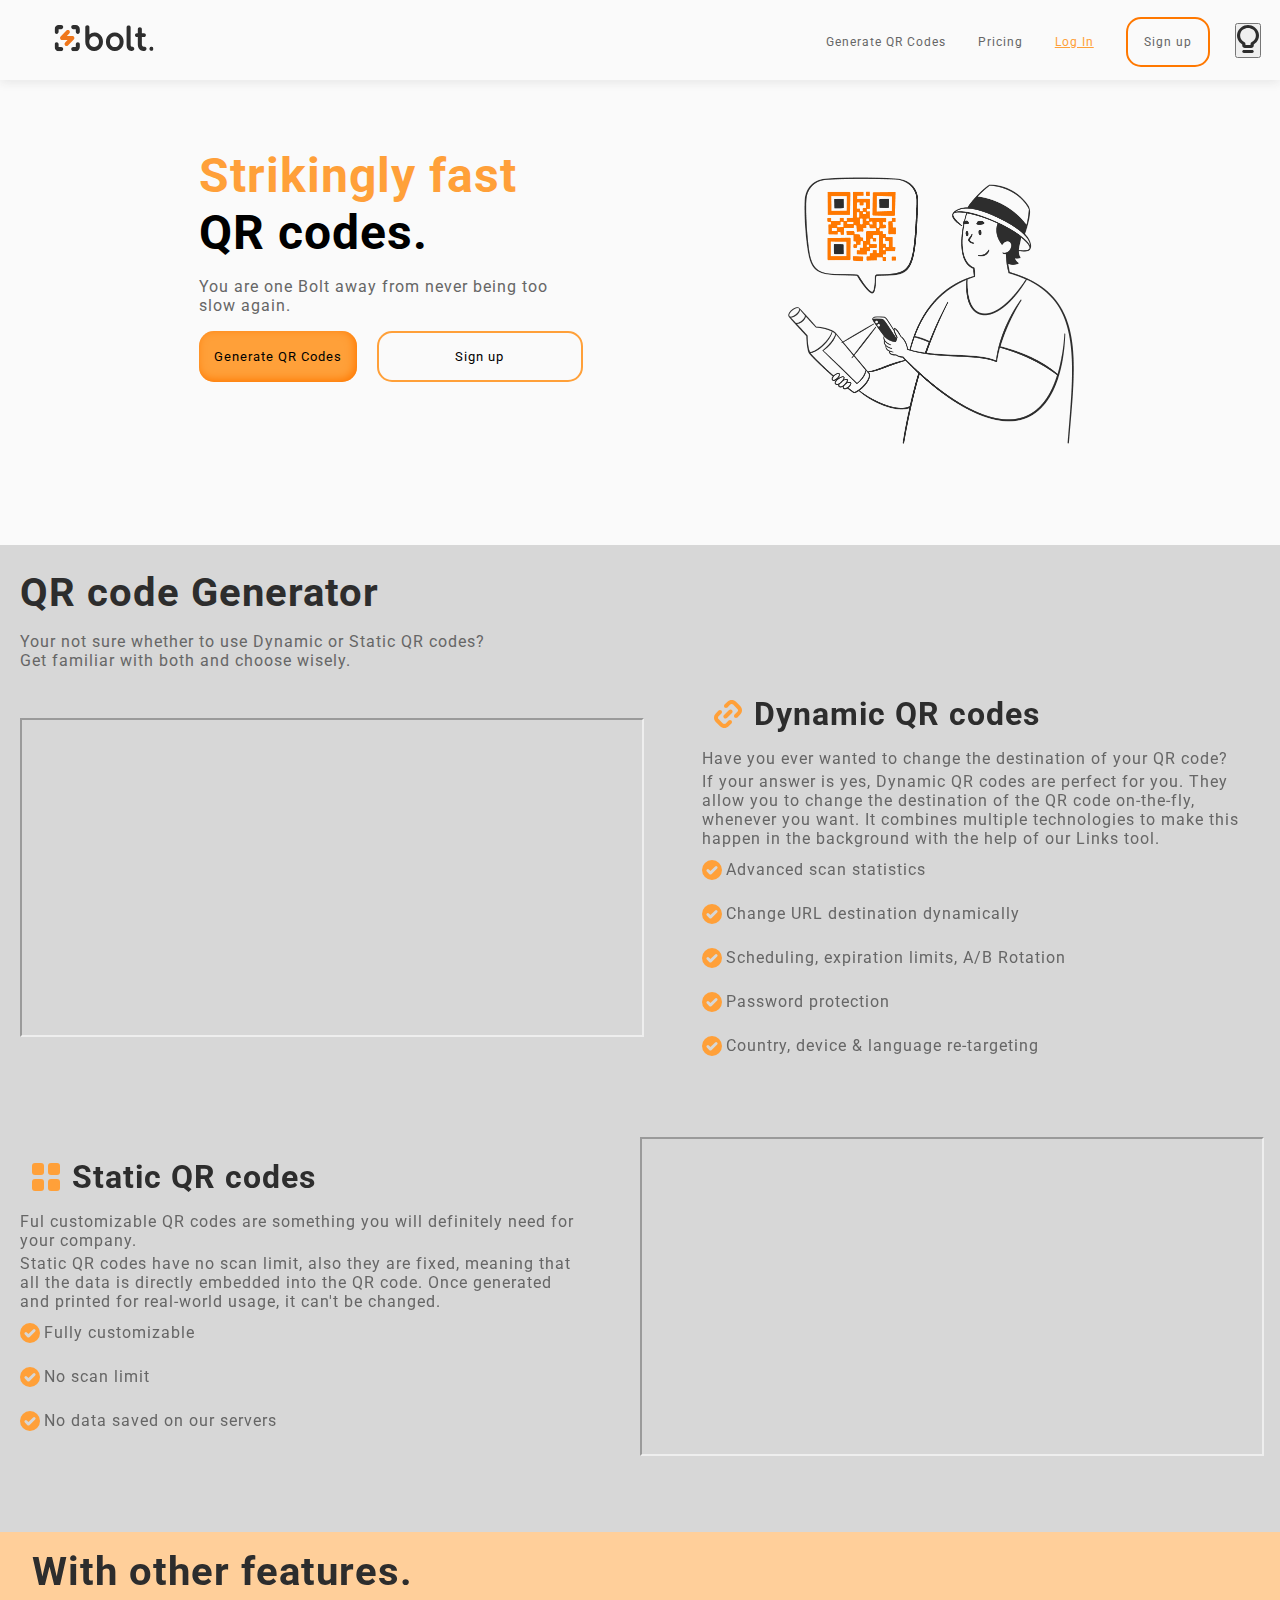
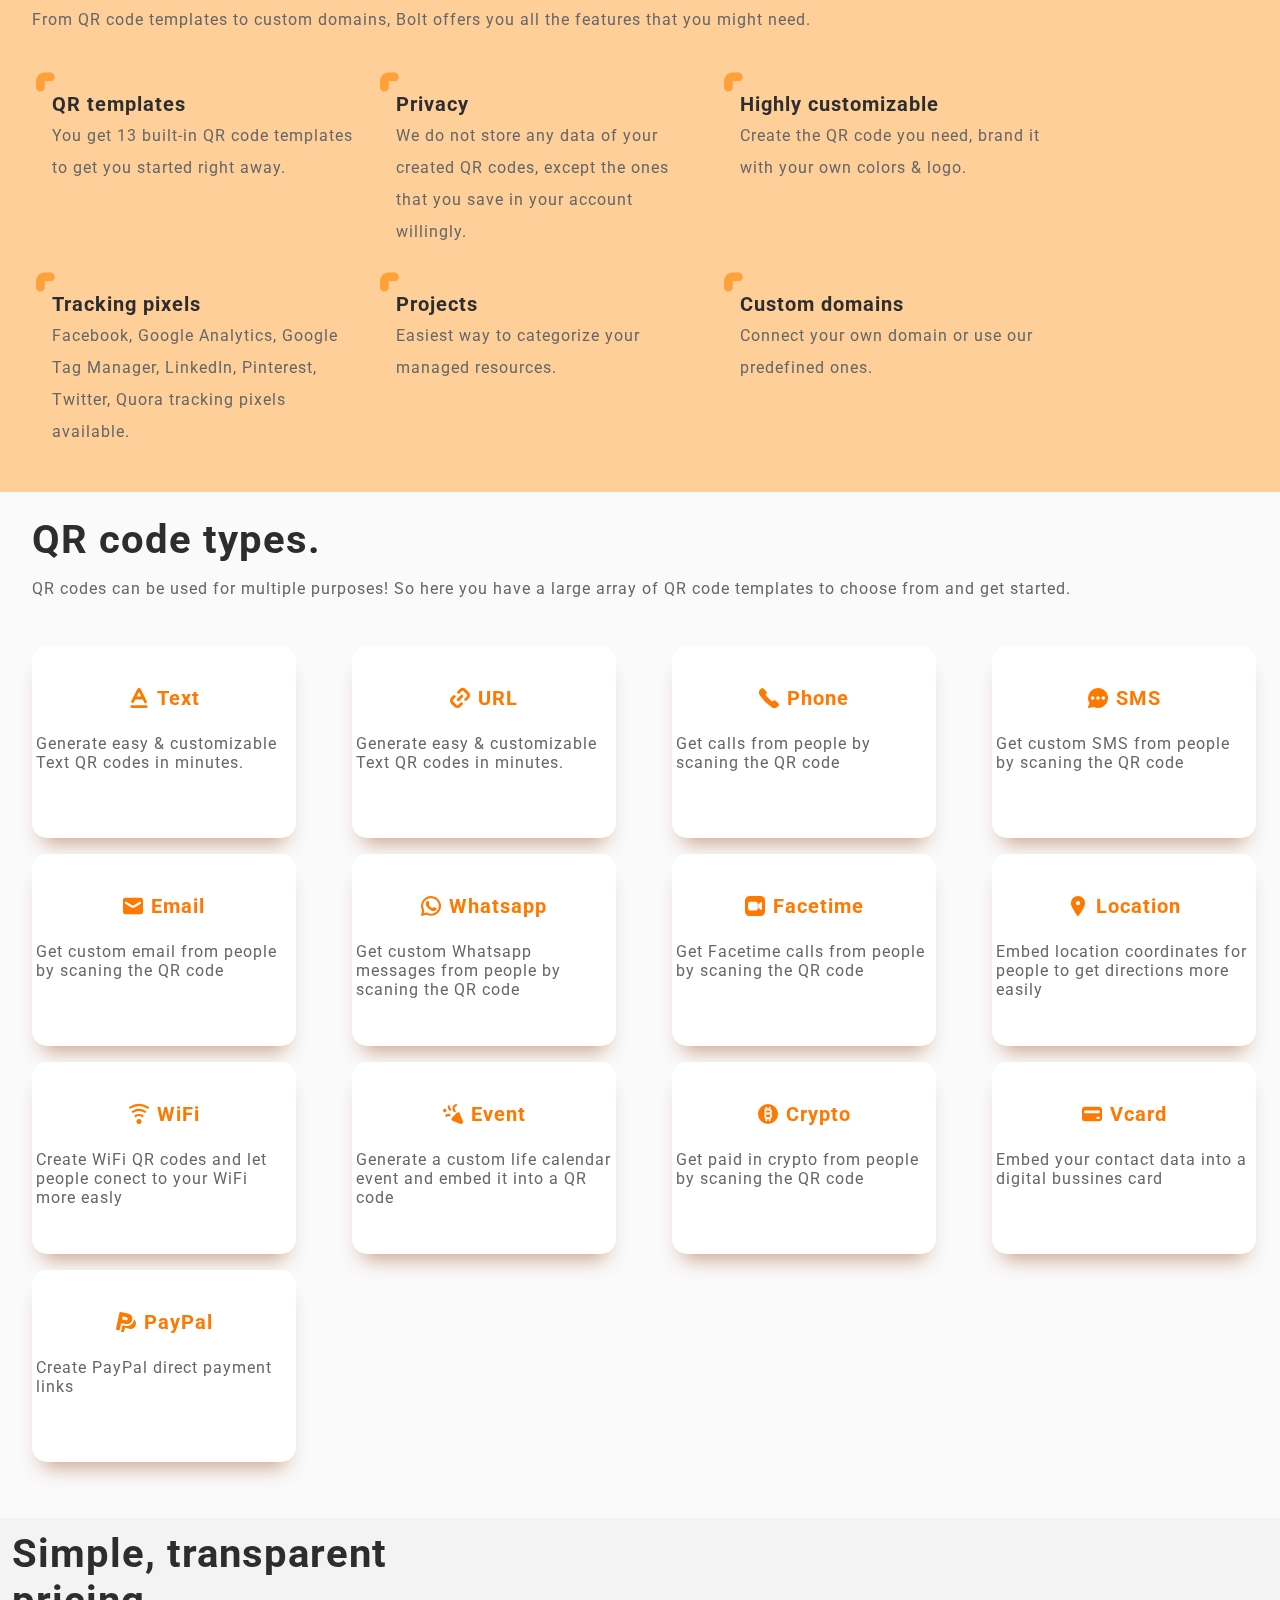
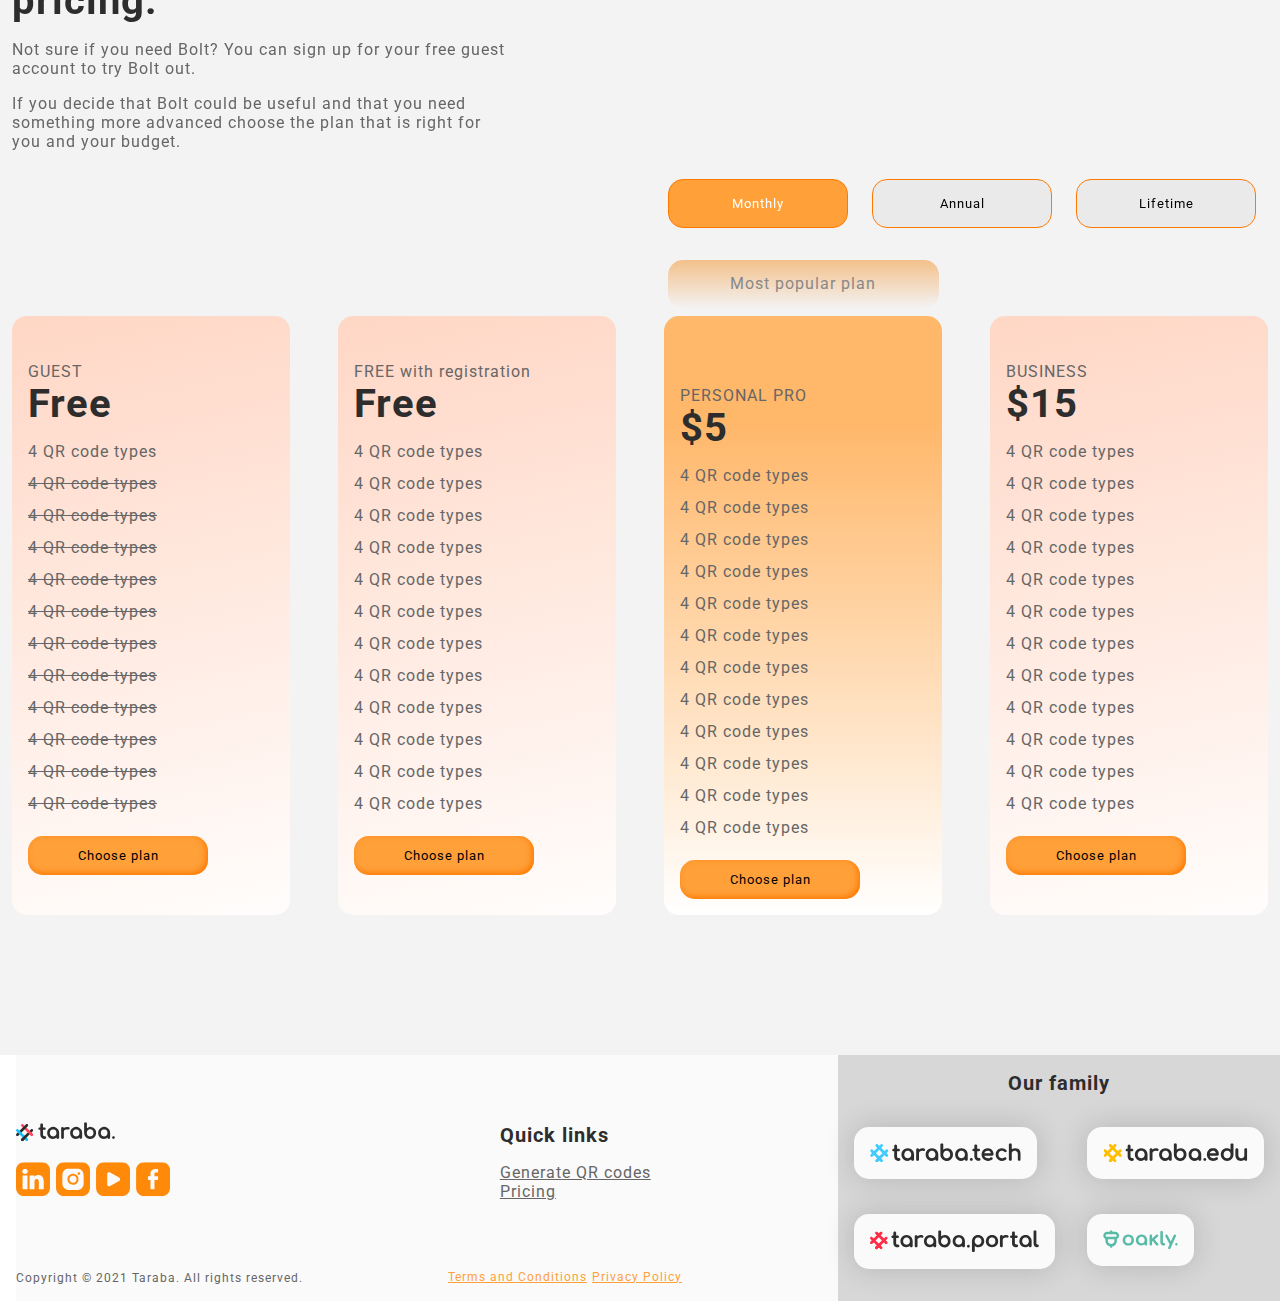
<file: index.html>
<!DOCTYPE html>
<html lang="en">
<head>
    <meta charset="UTF-8">
    <meta http-equiv="X-UA-Compatible" content="IE=edge">
    <meta name="viewport" content="width=device-width, initial-scale=1.0">
    <link rel="stylesheet" href="style.css">
    <title>Bolt</title>
</head>
<body>
    
        <header>
            <nav>
                <a href="index.html" class="logo">
                    <img src="/assets/footer/bolt-logo.svg" alt="logo" >
                </a>

                <div class="hamburger">
                    <img src="/assets/home/menu-icon.svg" alt="hamburger-menu">
                </div>

                <ul class="nav-links">
                    <li><a href="#">Generate QR Codes</a></li>
                    <li><a href="#">Pricing</a></li>
                    <li><a href="login.html" id="login">Log In</a></li>
                    <li><a href="signup.html" class="signup-btn_nav">Sign up</a></li>
                </ul>

                <button class="theme-icon">
                    <img src="/assets/home/theme-icon.svg" alt="theme-icon">
                </button>
            </nav>

            <div class="header">
                <div class="call_to_action">
                    <h1>Strikingly fast <span class="black">QR codes.</span></h1>
                    <p>You are one Bolt away from never being too slow again.</p>

                    <div class="btns">
                        <button class="btn generate-btn">Generate QR Codes</button>
                        <button class="btn signup-btn">Sign up</button>
                    </div>
                </div>

                <div class="call_to_action_img"><img class="png" src="/assets/home/qr-code-purchase.png" alt="qr-code-purchase"></div>
            </div>
        </header>

        <section class="qr_code_generator">
            <div class="qr_code_title">
                    <h2>QR code Generator</h2>
                    <p>Your not sure whether to use Dynamic or Static QR codes? </p> 
                    <p>Get familiar with both and choose wisely.</p>
            </div>
                
            <div class="qr_code_top">

                <div class="qr_top_left">
                    <iframe width="420" height="315"
                        src="https://www.youtube.com/embed/-h8OULrHBsM">
                    </iframe> 
                </div>

                <div class="qr_top_right">
                    <div class="qr_title">
                        <img src="/assets/home/static and dynamic/dynamic-icon.svg" alt="dynamic-icon">
                        <h3>Dynamic QR codes</h3>
                    </div>
                    <p>Have you ever wanted to change the destination of your QR code?</p>
                    <p>If your answer is yes, Dynamic QR codes are perfect for you. They allow you to change the destination of the QR code on-the-fly, whenever you want. It combines multiple technologies to make this happen in the background with the help of our Links tool.</p>
                    
                        <div class="static_list">
                            <img class="validation_icon" src="/assets/home/static and dynamic/validation-icon.SVG" alt="">
                            <p>Advanced scan statistics</p>
                        </div>
            
                        <div class="static_list">
                            <img class="validation_icon" src="/assets/home/static and dynamic/validation-icon.SVG" alt="">
                            <p>Change URL destination dynamically</p>
                        </div>
            
                        <div class="static_list">
                            <img class="validation_icon" src="/assets/home/static and dynamic/validation-icon.SVG" alt="">
                            <p>Scheduling, expiration limits, A/B Rotation</p>
                        </div>
        
                        <div class="static_list">
                            <img class="validation_icon" src="/assets/home/static and dynamic/validation-icon.SVG" alt="">
                            <p>Password protection</p>
                        </div>
        
                        <div class="static_list">
                            <img class="validation_icon" src="/assets/home/static and dynamic/validation-icon.SVG" alt="">
                            <p>Country, device & language re-targeting</p>
                        </div>
                    </div>
                </div>
            </div>

            <div class="qr_code_bottom">

                <div class="qr_bottom_left">
                    <div class="qr_title">
                        <img src="/assets/home/static and dynamic/static-icon.SVG" alt="static-icon">
                        <h3>Static QR codes</h3>
                    </div>
                    <p>Ful customizable QR codes are something you will definitely need for your company.</p>
                    <p>Static QR codes have no scan limit, also they are fixed, meaning that all the data is directly embedded into the QR code. Once generated and printed for real-world usage, it can't be changed.</p>
                    
                    <div class="static_list">
                    <img class="validation_icon" src="/assets/home/static and dynamic/validation-icon.SVG" alt="">
                    <p>Fully customizable</p>
                    </div>
        
                    <div class="static_list">
                    <img class="validation_icon" src="/assets/home/static and dynamic/validation-icon.SVG" alt="">
                    <p>No scan limit</p>
                    </div>
        
                    <div class="static_list">
                    <img class="validation_icon" src="/assets/home/static and dynamic/validation-icon.SVG" alt="">
                    <p>No data saved on our servers</p>
                    </div>
                </div>

                <div class="qr_bottom_right">

                    <iframe width="420" height="315"
                    src="https://www.youtube.com/embed/o52BV0PW4pM">
                    </iframe>
                </div>
            </div>
        
        </section>

        <section class="features">
            <h2>With other features.</h2>
            <p>From QR code templates to custom domains, Bolt offers you all the features that you might need.</p>

            <div class="features_cards">
                <div class="features_card">
                    <img id="features_icon" src="/assets/home/features/features-icon.svg" alt="features-icon">
                    <h4>QR templates</h4>
                    <p>You get 13 built-in QR code templates to get you started right away.</p>
                </div>
                <div class="features_card">
                    <img id="features_icon" src="/assets/home/features/features-icon.svg" alt="features-icon">
                    <h4>Privacy</h4>
                    <p>We do not store any data of your created QR codes, except the ones that you save in your account willingly.</p>
                </div>
                <div class="features_card">
                    <img id="features_icon" src="/assets/home/features/features-icon.svg" alt="features-icon">
                    <h4>Highly customizable</h4>
                    <p>Create the QR code you need, brand it with your own colors & logo.</p>
                </div>
                <div class="features_card">
                    <img id="features_icon" src="/assets/home/features/features-icon.svg" alt="features-icon">
                    <h4>Tracking pixels</h4>
                    <p>Facebook, Google Analytics, Google Tag Manager, LinkedIn, Pinterest, Twitter, Quora tracking pixels available.</p>
                </div>
                <div class="features_card">
                    <img id="features_icon" src="/assets/home/features/features-icon.svg" alt="features-icon">
                    <h4>Projects</h4>
                    <p>Easiest way to categorize your managed resources.</p>
                </div>
                <div class="features_card">
                    <img id="features_icon" src="/assets/home/features/features-icon.svg" alt="features-icon">
                    <h4>Custom domains</h4>
                    <p>Connect your own domain or use our predefined ones.</p>
                </div>
            </div>
        </section>

        <section class="qr_code_types">
            <h2>QR code types.</h2>
            <p>QR codes can be used for multiple purposes! So here you have a large array of QR code templates to choose from and get started.</p>

            <div class="types_wrapper">
                <div class="types_card">
                    <div class="types_card_title">
                        <img class="title_card_img" src="/assets/home/qr code types icons/text.SVG" alt="text_icon">
                        <h5>Text</h5>
                    </div>
                    <p>Generate easy & customizable Text QR codes in minutes.</p>
                </div>

                <div class="types_card">
                    <div class="types_card_title">
                        <img class="title_card_img" src="/assets/home/qr code types icons/url.SVG" alt="url_icon">
                        <h5>URL</h5>
                    </div>
                    <p>Generate easy & customizable Text QR codes in minutes.</p>
                </div>

                <div class="types_card">
                    <div class="types_card_title">
                        <img class="title_card_img" src="/assets/home/qr code types icons/phone.SVG" alt="phone_icon">
                        <h5>Phone</h5>
                    </div>
                    <p>Get calls from people by scaning the QR code</p>
                </div>

                <div class="types_card">
                    <div class="types_card_title">
                        <img class="title_card_img" src="/assets/home/qr code types icons/sms.SVG" alt="sms_icon">
                        <h5>SMS</h5>
                    </div>
                    <p>Get custom SMS from people by scaning the QR code</p>
                </div>

                <div class="types_card">
                    <div class="types_card_title">
                        <img class="title_card_img" src="/assets/home/qr code types icons/email.svg" alt="email_icon">
                        <h5>Email</h5>
                    </div>
                    <p>Get custom email from people by scaning the QR code</p>
                </div>

                <div class="types_card">
                    <div class="types_card_title">
                        <img class="title_card_img" src="/assets/home/qr code types icons/whatsapp.svg" alt="whatsapp_icon">
                        <h5>Whatsapp</h5>
                    </div>
                    <p>Get custom Whatsapp messages from people by scaning the QR code</p>
                </div>

                <div class="types_card">
                    <div class="types_card_title">
                        <img class="title_card_img" src="/assets/home/qr code types icons/facetime.svg" alt="facetime_icon">
                        <h5>Facetime</h5>
                    </div>
                    <p>Get Facetime calls from people by scaning the QR code</p>
                </div>

                <div class="types_card">
                    <div class="types_card_title">
                        <img class="title_card_img" src="/assets/home/qr code types icons/location.SVG" alt="location_icon">
                        <h5>Location</h5>
                    </div>
                    <p>Embed location coordinates for people to get directions more easily</p>
                </div>

                <div class="types_card">
                    <div class="types_card_title">
                        <img class="title_card_img" src="/assets/home/qr code types icons/wifi.SVG" alt="wifi_icon">
                        <h5>WiFi</h5>
                    </div>
                    <p>Create WiFi QR codes and let people conect to your WiFi more easly</p>
                </div>

                <div class="types_card">
                    <div class="types_card_title">
                        <img class="title_card_img" src="/assets/home/qr code types icons/event.SVG" alt="event_icon">
                        <h5>Event</h5>
                    </div>
                    <p>Generate a custom life calendar event and embed it into a QR code</p>
                </div>

                <div class="types_card">
                    <div class="types_card_title">
                        <img class="title_card_img" src="/assets/home/qr code types icons/crypto.svg" alt="crypto_icon">
                        <h5>Crypto</h5>
                    </div>
                    <p>Get paid in crypto from people by scaning the QR code</p>
                </div>

                <div class="types_card">
                    <div class="types_card_title">
                        <img class="title_card_img" src="/assets/home/qr code types icons/vcard.SVG" alt="vcard_icon">
                        <h5>Vcard</h5>
                    </div>
                    <p>Embed your contact data into a digital bussines card</p>
                </div>

                <div class="types_card">
                    <div class="types_card_title">
                        <img class="title_card_img" src="/assets/home/qr code types icons/paypal.SVG" alt="paypal_icon">
                        <h5>PayPal</h5>
                    </div>
                    <p>Create PayPal direct payment links</p>
                </div>
            </div>
        </section>

        <section class="pricing">

            <div class="pricing_title">
                <h2>Simple, transparent pricing.</h2>
                <p>Not sure if you need Bolt? You can sign up for your free guest account to try Bolt out.</p>
                <p>If you decide that Bolt could be useful and that you need something  more advanced choose the plan that is right for you and your budget.</p>
            </div>

            <div class="price_plan">
                <button class="btn monthly-btn price-plan-btn" id="monthly-btn">Monthly</button>
                <button class="btn annual-btn price-plan-btn">Annual</button>
                <button class="btn lifetime-btn price-plan-btn">Lifetime</button>
            </div>

            <div class="pricing_cards">

                <div class="price_card">
                    <p>GUEST</p>
                    <h2>Free</h2>
                    <p>4 QR code types </p>
                    <p>4 QR code types </p>
                    <p>4 QR code types </p>
                    <p>4 QR code types </p>
                    <p>4 QR code types </p>
                    <p>4 QR code types </p>
                    <p>4 QR code types </p>
                    <p>4 QR code types </p>
                    <p>4 QR code types </p>
                    <p>4 QR code types </p>
                    <p>4 QR code types </p>
                    <p>4 QR code types </p>
                    <button>Choose plan</button>
                </div>

                <div class="price_card">
                    <p>FREE with registration</p>
                    <h2>Free</h2>
                    <p>4 QR code types </p>
                    <p>4 QR code types </p>
                    <p>4 QR code types </p>
                    <p>4 QR code types </p>
                    <p>4 QR code types </p>
                    <p>4 QR code types </p>
                    <p>4 QR code types </p>
                    <p>4 QR code types </p>
                    <p>4 QR code types </p>
                    <p>4 QR code types </p>
                    <p>4 QR code types </p>
                    <p>4 QR code types </p>
                    <button>Choose plan</button>
                </div>
                <div class="price_card">
                    <div class="most_popular">
                        <p>Most popular plan</p>
                    </div>
                    <p>PERSONAL PRO</p>
                    <h2>$5</h2>
                    <p>4 QR code types </p>
                    <p>4 QR code types </p>
                    <p>4 QR code types </p>
                    <p>4 QR code types </p>
                    <p>4 QR code types </p>
                    <p>4 QR code types </p>
                    <p>4 QR code types </p>
                    <p>4 QR code types </p>
                    <p>4 QR code types </p>
                    <p>4 QR code types </p>
                    <p>4 QR code types </p>
                    <p>4 QR code types </p>
                    <button>Choose plan</button>
                </div>
                <div class="price_card">
                    <p>BUSINESS</p>
                    <h2>$15</h2>
                    <p>4 QR code types </p>
                    <p>4 QR code types </p>
                    <p>4 QR code types </p>
                    <p>4 QR code types </p>
                    <p>4 QR code types </p>
                    <p>4 QR code types </p>
                    <p>4 QR code types </p>
                    <p>4 QR code types </p>
                    <p>4 QR code types </p>
                    <p>4 QR code types </p>
                    <p>4 QR code types </p>
                    <p>4 QR code types </p>
                    <button>Choose plan</button>
                </div>

                <button class="pricing-btn-left" onclick="plusDivs(-1)">&#10094;</button>
                <button class="pricing-btn-right" onclick="plusDivs(1)">&#10095;</button>
            </div>

        </section>

        <footer>
            <div class="footer_left_side">
                <div class="left_side_footer">
                    <div class="footer_logo">
                        <img src="/assets/footer/taraba-logo-latin-full-color-white 1.svg" alt="">
                    </div>
                    <div class="social">
                        <img src="/assets/footer/linked-in-large.svg" alt="linked-in">
                        <img src="/assets/footer/instagram-large.svg" alt="instagram">
                        <img src="/assets/footer/you-tube-large.svg" alt="youtube">
                        <img src="/assets/footer/facebook-large.svg" alt="facebook">
                    </div>

                    <div class="copyright"><p>Copyright © 2021 Taraba. All rights reserved.</p></div>
                </div>

                <div class="right_side_footer">
                    <h4>Quick links</h4>
                    <a href="#">Generate QR codes</a>
                    <a href="#">Pricing</a>

                    <div class="right_side_bottom">
                        <a href="#">Terms and Conditions</a>
                        <a href="#">Privacy Policy</a>
                    </div>
                </div>

            </div>

            <div class="footer_right_side">
            <h4>Our family</h4>

            <div><img src="/assets/footer/trb-tech-logo-solid-white (1) 1.svg" alt="">
            <img src="/assets/footer/trb-edu-logo-solid-white.svg" alt="">
            <img src="/assets/footer/portal-logo-lat-solid-white 1.svg" alt="">
            <img src="/assets/footer/oakly-logo-full-color 9.svg" alt=""></div>
            </div>
        </footer>


    <script src="script.js"></script>
</body>
</html>
</file>
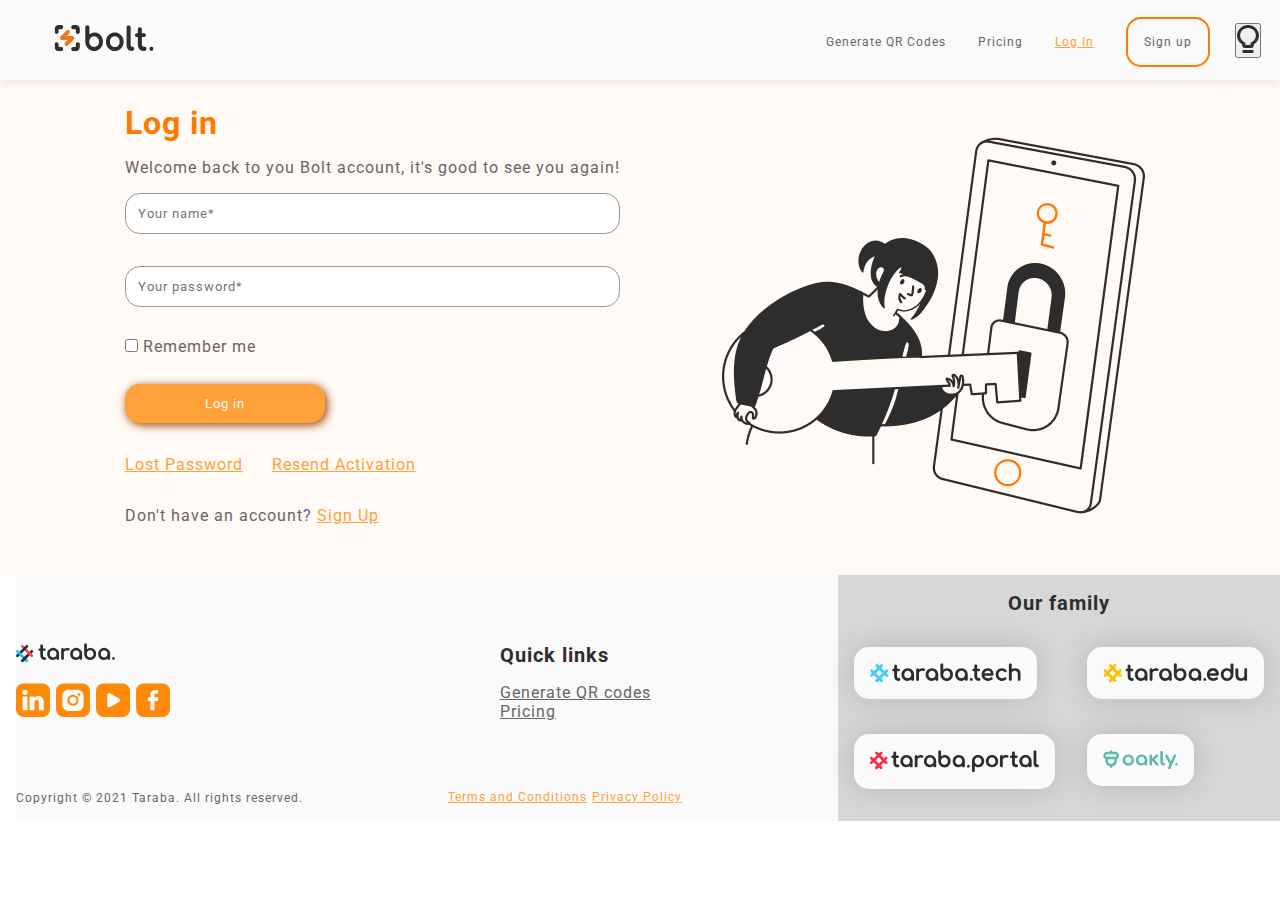
<file: login.html>
<!DOCTYPE html>
<html lang="en">
<head>
    <meta charset="UTF-8">
    <meta http-equiv="X-UA-Compatible" content="IE=edge">
    <meta name="viewport" content="width=device-width, initial-scale=1.0">
    <link rel="stylesheet" href="style.css">
    <title>Bolt</title>
</head>
<body>
    <header>
        <nav>
            <a href="index.html" class="logo">
                <img src="/assets/footer/bolt-logo.svg" alt="logo" >
            </a>

            <div class="hamburger">
                <img src="/assets/home/menu-icon.svg" alt="hamburger-menu">
            </div>

            <ul class="nav-links">
                <li><a href="#">Generate QR Codes</a></li>
                <li><a href="#">Pricing</a></li>
                <li><a href="login.html" id="login">Log In</a></li>
                <li><a href="signup.html" class="signup-btn_nav">Sign up</a></li>
            </ul>

            <button class="theme-icon">
                <img src="/assets/home/theme-icon.svg" alt="theme-icon">
            </button>
        </nav>

    </header>

    <section class="login">
        <div class="login_left_side">
            <h1>Log in</h1>
            <p>Welcome back to you Bolt account, it's good to see you again!</p>
        

            <form>
                <label for="name"></label>
                <input type="text" id="name" placeholder="Your name*">
                <input type="password" id="password" placeholder="Your password*">

                <div>
                    <input type="checkbox" name="remember_me" id="remember_me">
                    <label for="remember_me" id="remember_me">Remember me</label>
                </div>

                <button>Log in</button>
            </form>

            <a href="#">Lost Password</a>
            <a href="#">Resend Activation</a>

            <p class="dont_have_acc">Don't have an account? <a href="signup.html"> Sign Up</a></p>

        </div>

        <div class="login_right_side">
            <img src="/assets/log-in/log-in-illustration.png" alt="">
        </div>
    </section>

    <footer>
        <div class="footer_left_side">
            <div class="left_side_footer">
                <div class="footer_logo">
                    <img src="/assets/footer/taraba-logo-latin-full-color-white 1.svg" alt="">
                </div>
                <div class="social">
                    <img src="/assets/footer/linked-in-large.svg" alt="linked-in">
                    <img src="/assets/footer/instagram-large.svg" alt="instagram">
                    <img src="/assets/footer/you-tube-large.svg" alt="youtube">
                    <img src="/assets/footer/facebook-large.svg" alt="facebook">
                </div>

                <div class="copyright"><p>Copyright © 2021 Taraba. All rights reserved.</p></div>
            </div>

            <div class="right_side_footer">
                <h4>Quick links</h4>
                <a href="#">Generate QR codes</a>
                <a href="#">Pricing</a>

                <div class="right_side_bottom">
                    <a href="#">Terms and Conditions</a>
                    <a href="#">Privacy Policy</a>
                </div>
            </div>

        </div>

        <div class="footer_right_side">
           <h4>Our family</h4>

           <div><img src="/assets/footer/trb-tech-logo-solid-white (1) 1.svg" alt="taraba_tech_logo">
           <img src="/assets/footer/trb-edu-logo-solid-white.svg" alt="taraba_edu_logo">
           <img src="/assets/footer/portal-logo-lat-solid-white 1.svg" alt="portal_logo">
           <img src="/assets/footer/oakly-logo-full-color 9.svg" alt="oakly_logo"></div>
        </div>
    </footer>

    <script src="script.js"></script>
</body>
</html>
</file>
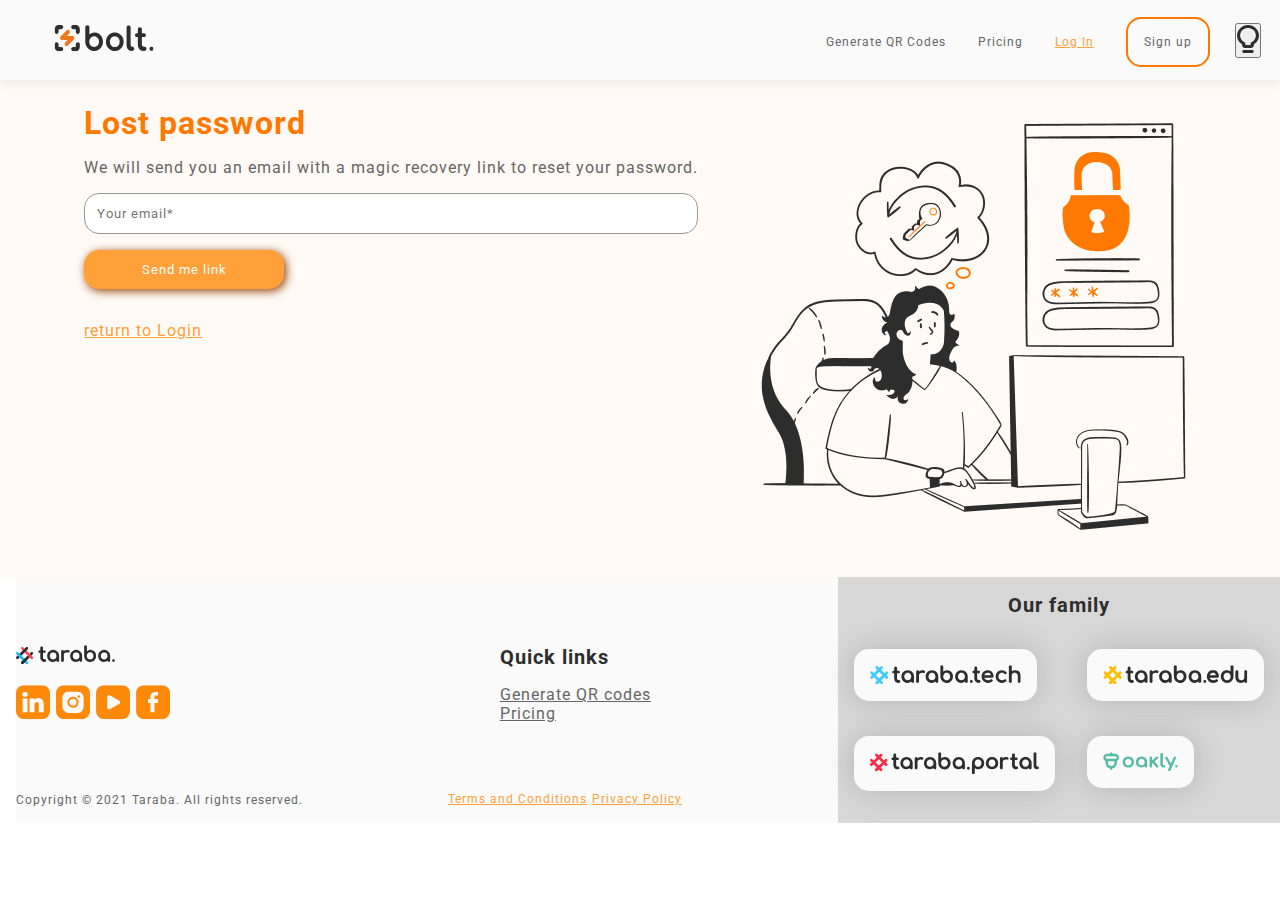
<file: lost_password.html>
<!DOCTYPE html>
<html lang="en">
<head>
    <meta charset="UTF-8">
    <meta http-equiv="X-UA-Compatible" content="IE=edge">
    <meta name="viewport" content="width=device-width, initial-scale=1.0">
    <link rel="stylesheet" href="style.css">
    <title>Bolt</title>
</head>
<body>
    <header>
        <nav>
            <a href="index.html" class="logo">
                <img src="/assets/footer/bolt-logo.svg" alt="logo" >
            </a>

            <div class="hamburger">
                <img src="/assets/home/menu-icon.svg" alt="hamburger-menu">
            </div>

            <ul class="nav-links">
                <li><a href="#">Generate QR Codes</a></li>
                <li><a href="#">Pricing</a></li>
                <li><a href="login.html" id="login">Log In</a></li>
                <li><a href="signup.html" class="signup-btn_nav">Sign up</a></li>
            </ul>

            <button class="theme-icon">
                <img src="/assets/home/theme-icon.svg" alt="theme-icon">
            </button>
        </nav>

    </header>

    <section class="login">
        <div class="login_left_side">
            <h1>Lost password</h1>
            <p>We will send you an email with a magic recovery link to reset your password.</p>
        

            <form>
                <label for="email"></label>
                <input type="email" id="email" placeholder="Your email*">

                <button>Send me link</button>
            </form>

            <a href="login.html">return to Login</a>

        </div>

        <div class="login_right_side">
            <img src="/assets/log-in/lost-password-illustration.png" alt="">
        </div>
    </section>

    <footer>
        <div class="footer_left_side">
            <div class="left_side_footer">
                <div class="footer_logo">
                    <img src="/assets/footer/taraba-logo-latin-full-color-white 1.svg" alt="">
                </div>
                <div class="social">
                    <img src="/assets/footer/linked-in-large.svg" alt="linked-in">
                    <img src="/assets/footer/instagram-large.svg" alt="instagram">
                    <img src="/assets/footer/you-tube-large.svg" alt="youtube">
                    <img src="/assets/footer/facebook-large.svg" alt="facebook">
                </div>

                <div class="copyright"><p>Copyright © 2021 Taraba. All rights reserved.</p></div>
            </div>

            <div class="right_side_footer">
                <h4>Quick links</h4>
                <a href="#">Generate QR codes</a>
                <a href="#">Pricing</a>

                <div class="right_side_bottom">
                    <a href="#">Terms and Conditions</a>
                    <a href="#">Privacy Policy</a>
                </div>
            </div>

        </div>

        <div class="footer_right_side">
           <h4>Our family</h4>

           <div><img src="/assets/footer/trb-tech-logo-solid-white (1) 1.svg" alt="taraba_tech_logo">
           <img src="/assets/footer/trb-edu-logo-solid-white.svg" alt="taraba_edu_logo">
           <img src="/assets/footer/portal-logo-lat-solid-white 1.svg" alt="portal_logo">
           <img src="/assets/footer/oakly-logo-full-color 9.svg" alt="oakly_logo"></div>
        </div>
    </footer>

    <script src="script.js"></script>
</body>
</html>
</file>
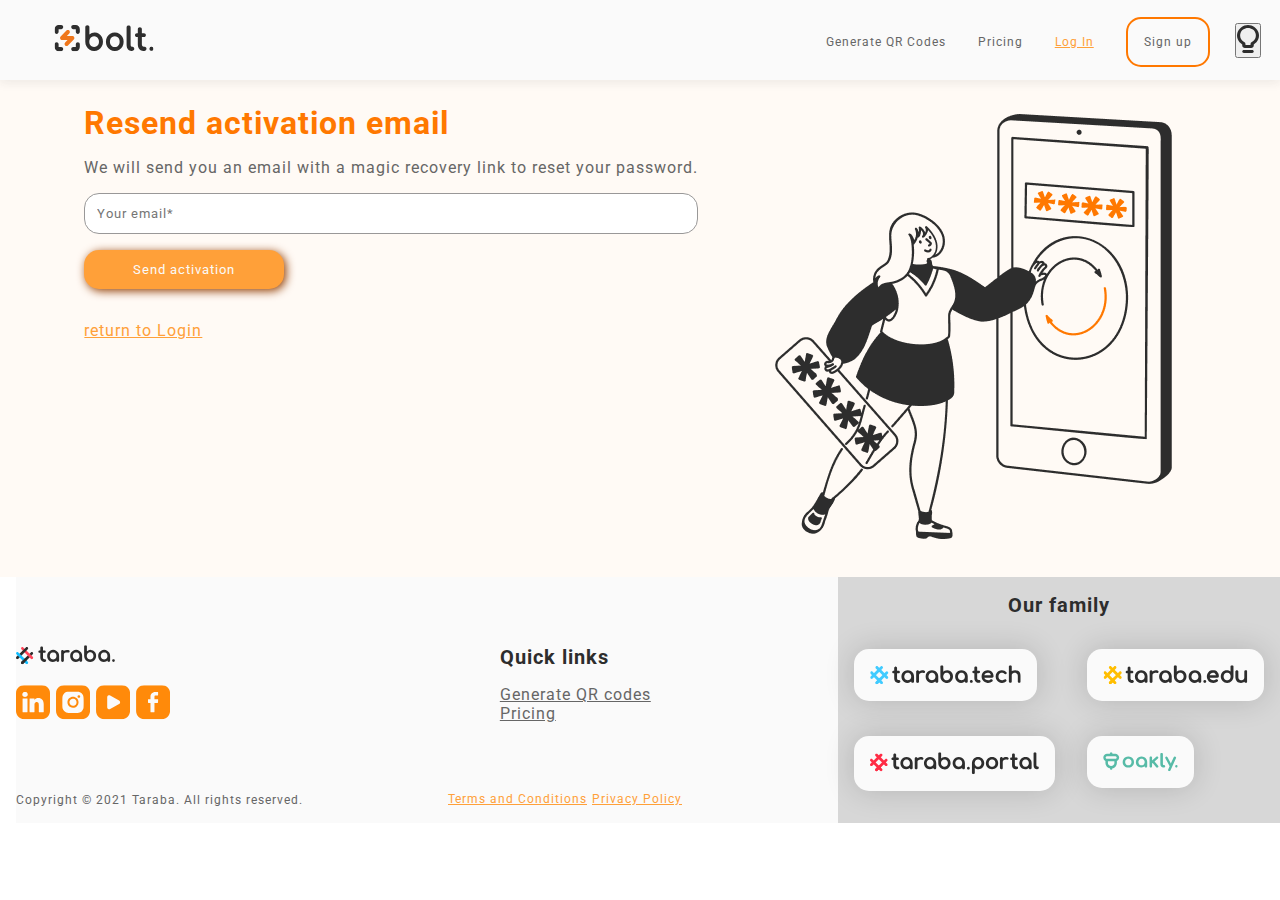
<file: resend_activation.html>
<!DOCTYPE html>
<html lang="en">
<head>
    <meta charset="UTF-8">
    <meta http-equiv="X-UA-Compatible" content="IE=edge">
    <meta name="viewport" content="width=device-width, initial-scale=1.0">
    <link rel="stylesheet" href="style.css">
    <title>Bolt</title>
</head>
<body>
    <header>
        <nav>
            <a href="index.html" class="logo">
                <img src="/assets/footer/bolt-logo.svg" alt="logo" >
            </a>

            <div class="hamburger">
                <img src="/assets/home/menu-icon.svg" alt="hamburger-menu">
            </div>

            <ul class="nav-links">
                <li><a href="#">Generate QR Codes</a></li>
                <li><a href="#">Pricing</a></li>
                <li><a href="login.html" id="login">Log In</a></li>
                <li><a href="signup.html" class="signup-btn_nav">Sign up</a></li>
            </ul>

            <button class="theme-icon">
                <img src="/assets/home/theme-icon.svg" alt="theme-icon">
            </button>
        </nav>

    </header>

    <section class="login">
        <div class="login_left_side">
            <h1>Resend activation email</h1>
            <p>We will send you an email with a magic recovery link to reset your password.</p>
        

            <form>
                <label for="email"></label>
                <input type="email" id="email" placeholder="Your email*">

                <button>Send activation</button>
            </form>

            <a href="login.html">return to Login</a>

        </div>

        <div class="login_right_side">
            <img src="/assets/log-in/resend-activation-email-illustration.png" alt="">
        </div>
    </section>

    <footer>
        <div class="footer_left_side">
            <div class="left_side_footer">
                <div class="footer_logo">
                    <img src="/assets/footer/taraba-logo-latin-full-color-white 1.svg" alt="">
                </div>
                <div class="social">
                    <img src="/assets/footer/linked-in-large.svg" alt="linked-in">
                    <img src="/assets/footer/instagram-large.svg" alt="instagram">
                    <img src="/assets/footer/you-tube-large.svg" alt="youtube">
                    <img src="/assets/footer/facebook-large.svg" alt="facebook">
                </div>

                <div class="copyright"><p>Copyright © 2021 Taraba. All rights reserved.</p></div>
            </div>

            <div class="right_side_footer">
                <h4>Quick links</h4>
                <a href="#">Generate QR codes</a>
                <a href="#">Pricing</a>

                <div class="right_side_bottom">
                    <a href="#">Terms and Conditions</a>
                    <a href="#">Privacy Policy</a>
                </div>
            </div>

        </div>

        <div class="footer_right_side">
           <h4>Our family</h4>

           <div><img src="/assets/footer/trb-tech-logo-solid-white (1) 1.svg" alt="taraba_tech_logo">
           <img src="/assets/footer/trb-edu-logo-solid-white.svg" alt="taraba_edu_logo">
           <img src="/assets/footer/portal-logo-lat-solid-white 1.svg" alt="portal_logo">
           <img src="/assets/footer/oakly-logo-full-color 9.svg" alt="oakly_logo"></div>
        </div>
    </footer>

    <script src="script.js"></script>
</body>
</html>
</file>
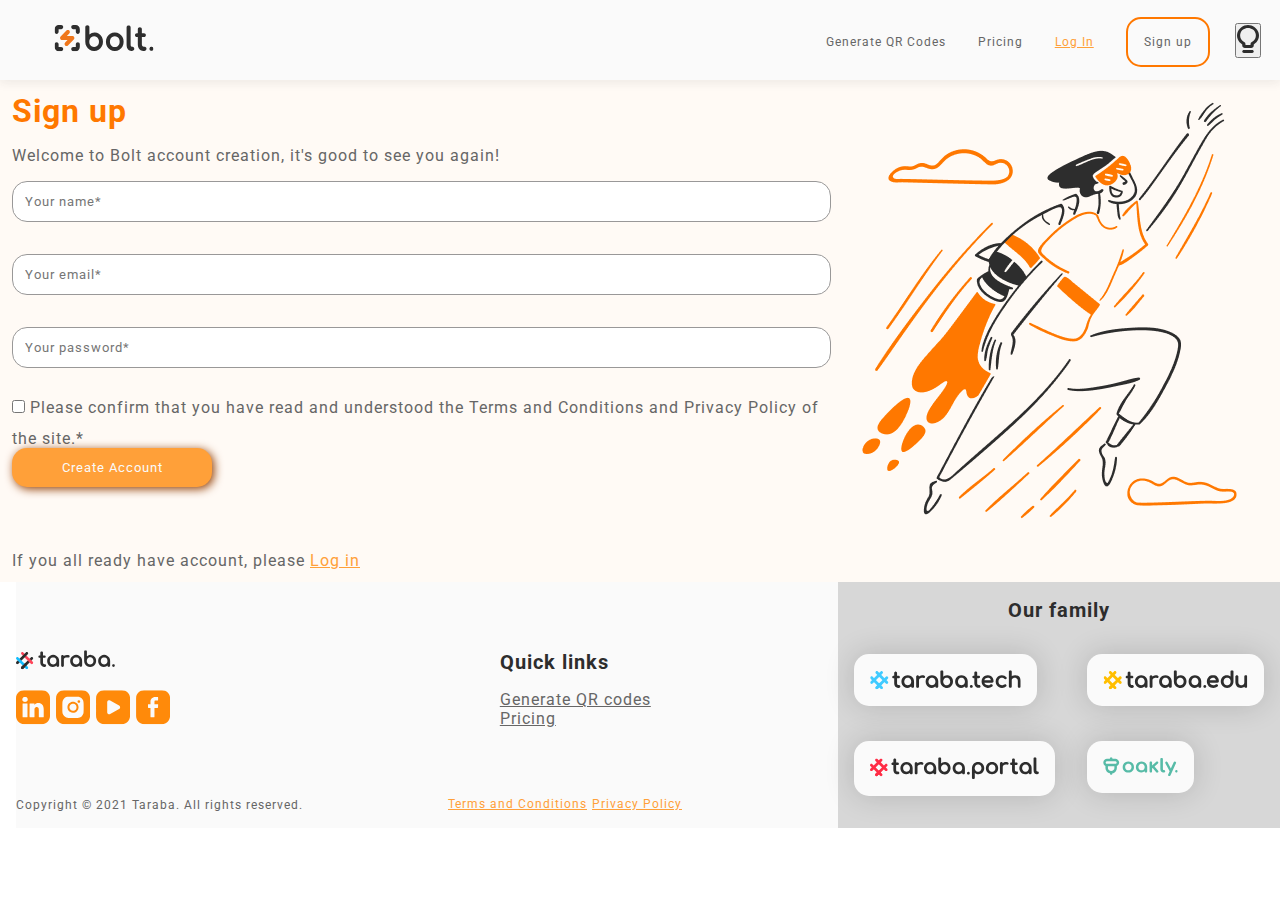
<file: signup.html>
<!DOCTYPE html>
<html lang="en">
<head>
    <meta charset="UTF-8">
    <meta http-equiv="X-UA-Compatible" content="IE=edge">
    <meta name="viewport" content="width=device-width, initial-scale=1.0">
    <link rel="stylesheet" href="style.css">
    <title>Bolt</title>
</head>
<body>
    <header>
        <nav>
            <a href="index.html" class="logo">
                <img src="/assets/footer/bolt-logo.svg" alt="logo" >
            </a>

            <div class="hamburger">
                <img src="/assets/home/menu-icon.svg" alt="hamburger-menu">
            </div>

            <ul class="nav-links">
                <li><a href="#">Generate QR Codes</a></li>
                <li><a href="#">Pricing</a></li>
                <li><a href="login.html" id="login">Log In</a></li>
                <li><a href="signup.html" class="signup-btn_nav">Sign up</a></li>
            </ul>

            <button class="theme-icon">
                <img src="/assets/home/theme-icon.svg" alt="theme-icon">
            </button>
        </nav>

    </header>

    <section class="signup">
        <div class="signup_left_side">
            <h1>Sign up</h1>
            <p>Welcome to Bolt account creation, it's good to see you again!</p>
        

            <form>
                <label for="name"></label>
                <input type="text" id="name" placeholder="Your name*">
                <label for="email"></label>
                <input type="email" id="email" placeholder="Your email*">
                <label for="password"></label>
                <input type="password" id="password" placeholder="Your password*">

                <div>
                    <input type="checkbox" name="terms" id="terms">
                    <label for="terms" id="terms">Please confirm that you have read and understood the Terms and Conditions and Privacy Policy of the site.*</label>
                </div>

                <button>Create Account</button>
            </form>


            <p class="dont_have_acc">If you all ready have account, please  <a href="login.html"> Log in</a></p>

        </div>

        <div class="signup_right_side">
            <img src="/assets/sign-up/sign-up-illustration.png" alt="">
        </div>
    </section>

    <footer>
        <div class="footer_left_side">
            <div class="left_side_footer">
                <div class="footer_logo">
                    <img src="/assets/footer/taraba-logo-latin-full-color-white 1.svg" alt="">
                </div>
                <div class="social">
                    <img src="/assets/footer/linked-in-large.svg" alt="linked-in">
                    <img src="/assets/footer/instagram-large.svg" alt="instagram">
                    <img src="/assets/footer/you-tube-large.svg" alt="youtube">
                    <img src="/assets/footer/facebook-large.svg" alt="facebook">
                </div>

                <div class="copyright"><p>Copyright © 2021 Taraba. All rights reserved.</p></div>
            </div>

            <div class="right_side_footer">
                <h4>Quick links</h4>
                <a href="#">Generate QR codes</a>
                <a href="#">Pricing</a>

                <div class="right_side_bottom">
                    <a href="#">Terms and Conditions</a>
                    <a href="#">Privacy Policy</a>
                </div>
            </div>

        </div>

        <div class="footer_right_side">
           <h4>Our family</h4>

           <div><img src="/assets/footer/trb-tech-logo-solid-white (1) 1.svg" alt="">
           <img src="/assets/footer/trb-edu-logo-solid-white.svg" alt="">
           <img src="/assets/footer/portal-logo-lat-solid-white 1.svg" alt="">
           <img src="/assets/footer/oakly-logo-full-color 9.svg" alt=""></div>
        </div>
    </footer>

    <script src="script.js"></script>
</body>
</html>
</file>
<file: style.css>
@import url('https://fonts.googleapis.com/css2?family=Roboto:wght@100;300;400;500;700;900&display=swap');

:root {
    --header-color: #FAFAFA;
    --header-orange-color: #FFA039;
    --qr-color: #D7D7D7;
    --features-color: #FFB769AB;
    --types-color: #E5E5E5;
    --pricing-color: #D7D7D74D;
    --black-color: #000000;
    --header-font-color:#2D2D2D;
    --font-color: #666666;
    --title-color: #FF7800;
    --z-index: -1;
}

[data-theme="dark"] {
    --header-color: #2D2D2D;
    --header-orange-color: #FFA039;
    --qr-color: #383838;
    --features-color: #423b33;
    --types-color: #2D2D2D;
    --pricing-color: #646464;
    --black-color: #FAFAFA;
    --header-font-color:#FAFAFA;
    --font-color: #FAFAFA;
    --title-color: #FF7800;
    --footer-top: #666666;
    --footer-bottom: #D7D7D7;
    --dark-theme-img: invert(100%) sepia(100%) saturate(0%) hue-rotate(208deg) brightness(103%) contrast(101%);
    --z-index: 0;
}

body {
    color: var(--font-color);
}


body h1, body h2, body h3, body h4 {
    color: var(--header-font-color);
}

body h5 {
    color:var(--title-color);
}

p {
    color: var(--font-color);
}

button {
    color: var(--black-color);
}



*{
    margin: 0;
    padding: 0;
    font-family: 'Roboto', sans-serif;
    letter-spacing: 1px;
}

h1 {
    font-size: 4rem;
}

h2 {
    font-size: 2.5rem;
    padding-bottom: 1rem;
}

h3 { 
    font-size: 2rem;
}

h4 {
    font-size: 1.25rem;
}

h5 {
    font-size: 1.25rem;
}

p {
    font-size: 1rem;
}

a {
    color: var(--font-color);
}

.btn {
    width: 13rem;
    border-radius: 15px;
    padding: 1rem;
    border: 0;
}

header {
    background-color: var(--header-color);
}

nav {
    height: 6rem;
    display: flex;
    align-items: center;
    padding: 1rem;
    box-shadow: 0px 2px 10px 0px #2D2D2D1A;
}

.logo {
    padding: 3vh 3vw;
    text-align: left;
    filter: var(--dark-theme-img)
}


.nav-links {
    width: 80vw;
    display: flex;
    padding: 0 .7vw;
    justify-content: end;
    align-items: center;
    list-style: none;
}

.nav-links li a {
    margin: 1rem;
    text-decoration: none;
}

#login {
    color: var(--header-orange-color);
    text-decoration: underline;
}

.signup-btn {
    border: 2px solid #FF7800;
    border-radius: 15px;
    padding: 1rem;
}

.signup-btn_nav {
    border: 2px solid #FF7800;
    border-radius: 15px;
    padding: 1rem;
}

.hamburger {
    display: none;
    filter: var(--dark-theme-img);
}

.header {
    display: flex;
    justify-content: space-evenly;
    align-items: center;
}

.call_to_action {
    display: flex;
    flex-direction: column;
    width: 30%;
}


.png {
    filter: var(--dark-theme-img);
}

.call_to_action h1 {
    color: var(--header-orange-color);
}

.black {
    color: var(--black-color);
}

.call_to_action p, .call_to_action button {
    margin-top: 1rem;
}

.btns {
    display: flex;
}

.generate-btn {
    background: var(--header-orange-color);
    box-shadow: -2px -2px 10px 0px #FF7800 inset;
}

.signup-btn {
    background-color: var(--header-color);
    border: 2px solid #FFA039;
    margin-left: 1.25rem;
}

.qr_code_generator {
    display: flex;
    flex-direction: column;
    background: var(--qr-color);
    justify-content: space-evenly;
}

.qr_code_title h2 {
    padding-bottom: 1rem;
}

.qr_code_top, .qr_code_bottom {
    display: flex;
    justify-content: space-between;
    align-items: center;
}

.qr_top_left, .qr_bottom_right {
    width: 40%;

}

.qr_top_right, .qr_bottom_left {
    width: 40%;
}

.qr_title {
    display: flex;
    padding-block: 1rem;
}

.qr_top_right p, .qr_bottom_left p {
    padding-bottom: 1rem;
}

.qr_title img {
    width: 28px;
    padding: 0 .75rem;
}

 iframe{
    width: 100%;
    margin-block: 3rem;
}

.static_list {
    margin-block: .5rem;
}

.validation_icon {
    width: 1.25rem;
    padding: 0 .25rem 1rem 0;
}

.static_list{
    display: flex;
}

.features {
    background: var(--features-color);
    line-height: 2rem;
}

.features_cards{
    display: flex;
    flex-wrap: wrap;
    margin-top: 2rem;
}

.features_card {
    position: relative;
    width: 30%;
    padding: 1.25rem;
}

#features_icon {
    position: absolute;
    left: .25rem;
    top: .25rem;
}

.qr_code_types {
    background-color: var(--header-color);
}

.types_wrapper{
    display: grid;
    grid-template-columns: 1fr 1fr 1fr 1fr;
    margin-block: 2rem;
    column-gap: 4rem;
}

.types_card {
    display: flex;
    flex-direction: column;
    align-items: center;
    height: 10rem;
    padding: 2rem 2rem;
    -webkit-box-shadow: 0px 15px 20px -10px rgba(145,60,0,.45);
    -moz-box-shadow: 0px 15px 20px -10px rgba(145,60,0,.45);
    box-shadow: 0px 15px 20px -10px rgba(145,60,0,.45);
    margin-top: 1rem;
    border-radius: 15px;
    background-color: #FFFFFF;
}

.types_card_title {
    display: flex;
    padding: 1.5rem 0;
    font-size: 1.5rem;

}

.types_card p {
    color: #666666;
}

.title_card_img{
    width: 20px;
    margin-right: 0.5rem;
}



.pricing {
    background: var(--pricing-color);
}

.pricing_title {
    width: 40%;
}

.pricing_title p {
    padding-bottom: 1rem;
}

.price_plan {
    display: flex;
    justify-content: end;
    padding-bottom: 4rem;
}

#monthly-btn {
    background-color: #FFA039;
    color: #FFFFFF;
}

.price_plan button {
    margin: .75rem;
    border: 1px solid #FF7800;
    color: var(--black-color);
    background-color: var(--pricing-color);
}

.pricing_cards {
    display: flex;
    gap: 3rem;
    padding-bottom: 4rem;
    position: relative;
}

.price_card {
    display: flex;
    flex-direction: column;
    justify-content: center;
    width: 25%;
    background: linear-gradient(167.91deg, #FFD6C4 -1.62%, #FFFFFF 104.93%);
    padding: 2rem;
    line-height: 2rem;
    border-radius: 15px;
}

.price_card p {
    color: #666666;
}

.price_card:nth-of-type(3) {
    background: linear-gradient(180deg, #FFB769 17.19%, #FFFFFF 100%);
    position: relative;
}

.most_popular {
    position: relative;
    text-align: center;
    background: linear-gradient(180deg, #FFB769 0%, #FFFFFF 100%);
    width: 110%;
    border-radius: 15px;
    padding: .5rem 0;
    z-index: var(--z-index);
    top: -4.5rem;
    left: -.75rem;
}

.price_card:first-of-type > p:not(:nth-last-of-type(n+12)) {
    text-decoration: line-through;
}


.price_card button {
    width: 200px;
    background: rgba(255, 160, 57, 1);
    padding-block: .75rem;
    margin-top: 1rem;
    border-radius: 15px;
    box-shadow: inset -2px -2px 6px #FF7800;
    border: none;
}

.pricing-btn-left {
    display: none;
    position: absolute;
    left: -.5rem;
    top: 40%;
    padding: .5rem;
}

.pricing-btn-right {
    display: none;
    position: absolute;
    right: -.5rem;
    top: 40%;
    padding: .5rem;
}

footer {
    display: flex;
    position: relative;
}

.footer_logo{
    margin-bottom: 1rem;
}

.footer_left_side {
    width: 80%;
    display: flex;
    margin-left: 1rem;
    align-items: center;
    font-size: 1rem;
    background-color: var(--header-color);
}

.footer_right_side {
    width: 40%;
    background: var(--qr-color);
    display: flex;
    flex-direction: column;
    justify-content: center;
    align-items: center;
    padding-top: 1rem;
}

.footer_right_side div {
    display: grid;
    grid-template-rows: 1fr 1fr;
    grid-template-columns: 1fr 1fr;
    justify-content: center;
    margin: 1rem 0;
}

.footer_right_side div img {
    margin: 1rem;
    background: rgba(250, 250, 250, 1);
    box-shadow: 0px 0px 30px rgba(0, 0, 0, 0.16);
    border-radius: 15px;
    padding: 1rem;
}

.left_side_footer {
    margin-bottom: 2rem;
}

.right_side_footer {
    display: flex;
    flex-direction: column;
    margin-left: 40%;
    margin-bottom: 2rem;
}

.right_side_footer h4 {
    color: rgba(45, 45, 45, 1);
    margin-bottom: 1rem;
}

.right_side_footer a {
    color: rgba(102, 102, 102, 1);
}

.copyright, .right_side_bottom {
    position: absolute;
    bottom: 1rem;
}

.copyright {
    font-size: .75rem;
    color: rgba(102, 102, 102, 1);
}

.right_side_bottom a {
    color: rgba(255, 160, 57, 1);
}

section {
    padding: 1.5rem 2rem;
}


/* LOGIN */

.login {
    display: flex;
    justify-content: space-evenly;
    background-color: #FFCF9B1A;
    
}

.login_left_side h1 {
    color: #FF7800;
    margin-bottom: 1rem;
}

.login_left_side a:nth-of-type(2) {
    margin-left: 1.5rem;
}

.login_left_side a {
    color: #FFA039;
}

.dont_have_acc {
    margin-top: 2rem;
}

.login_left_side p, #remember_me {
    color: #666666;
}

#remember_me {
    margin-bottom: 2rem;
}

form {
    display: flex;
    flex-direction: column;
}

form input {
    border-radius: 15px;
    padding: .75rem;
    margin-block: 1rem;
    border: 1px solid #999898;
}

form button {
    width: 200px;
    border-radius: 15px;
    padding: .75rem;
    margin-bottom: 2rem;
    background-color: #FFA039;
    border: 0;
    box-shadow: 2px 2px 10px #913C00;
    color: #FAFAFA;
}

@media only screen and (max-width: 1023px) {
    .login_right_side {
        display: none;
    }
}

/* SIGN UP */

.signup {
    display: flex;
    justify-content: space-evenly;
    background-color: #FFCF9B1A;
    
}

.signup_left_side h1 {
    color: #FF7800;
    margin-bottom: 1rem;
}

.signup_left_side a:nth-of-type(2) {
    margin-left: 1.5rem;
}

.signup_left_side a {
    color: #FFA039;
}

@media only screen and (max-width: 1023px) {
    .signup_right_side {
        display: none;
    }

    .signup {
        width: 80%;
        margin: 0 auto;
    }

    .signup form button {
        margin-top: 1rem;
    }
}


/* RESPONSIVNES */

@media only screen and (min-width: 1024px) and (max-width: 1439px) {
    h1 {
        font-size: 2rem;
    }

    nav {
        height: 3rem;
    }

    .nav-links li a {
        font-size: .75rem;
    }

    .signup {
        padding: .75rem;
    }

    .call_to_action h1 {
        font-size: 3rem;
    }

    .generate-btn, .cta {
        padding: .75rem;
        width: 10rem;
    }

    .call_to_action {
        margin-bottom: 6rem;
    }

    .call_to_action_img img {
        width: 300px;
        margin-block: 5rem;
    }

    .qr_code_generator {
        padding-inline: 1.25rem;
    }

    .qr_top_left, .qr_bottom_right {
        width: 50%;
    
    }
    
    .qr_top_right, .qr_bottom_left {
        width: 45%;
    }

    .qr_top_right p, .qr_bottom_left p {
        padding-bottom: .25rem;
    }

    .features_card {
        width: 25%;
    }

    .types_bottom {
        margin: 0;
    }

    .types_card {
        width: 100%;
        padding: 1rem .25rem;
    }

    .title_pricing {
        width: 50%;
    }

    .pricing {
        padding: .75rem;
    }

    .pricing_cards{
        width: 100%;
    }

    .price_card {
        margin: .75rem 0rem 4rem 0rem;
        padding: 1rem;
        
    }

    .price_card h5, .price_card p {
        font-size: 1rem;
    }
    
    .price_card h1 {
        font-size: 2rem;
        margin: .75rem 0;
    }

    .price_card button {
        width: 180px;
    }

    .price_plan button {
        width: 180px;
    }

    .copyright p {
        font-size: 0.75rem;
    }

    .right_side_bottom{
        position: absolute;
        left: 35%;
    }

    .right_side_bottom a {
        font-size: .75rem;
    }
} 

@media only screen and (max-width: 1023px) {

    h1 {
        font-size: 3.25rem;
    }
    
    h2 {
        font-size: 2rem;
    }
    
    h3 { 
        font-size: 1.5rem;
    }

    nav {
        height: 2rem;
        margin-bottom: 2rem;
    }

    .nav-links {
        display: none;
        width: 100vw;
        height: 100vh;
        position: absolute;
        flex-direction: column;
        justify-content: start;
        left: 0;
        top: 4rem;
        background-color: #666666;
    }

    .nav-links li a {
        color: white;
        line-height: 4rem;
    }

    .signup-btn_cta {
        background-color: #666666;
        display: block;
    }

    .hamburger {
        display: block;
        position: absolute;
        right: 1.5rem;
    }

    .theme-icon {
        position: absolute;
        right: 4.5rem;
    }

    .header {
        flex-direction: column;
    }

    .call_to_action {
        width: 90%;
    }

    .btns {
        flex-direction: column;
    }

    .signup-btn {
        margin: 0;
    }

    .call_to_action_img {
        display: flex;
        justify-content: end;
    }
  
    .call_to_action_img img{
        width: 80%;
    }

    .qr_code_generator {
        padding: 1rem;
    }

    .qr_code_top {
        flex-direction: column-reverse;
    }

    .qr_code_bottom {
        flex-direction: column;
    }

    .qr_top_left, .qr_bottom_right {
        width: 100%;
    
    }
    
    .qr_top_right, .qr_bottom_left {
        width: 100%;
    }

    iframe{
        width: 100%;
        height: 80%;
    }

    .features_cards{
        flex-wrap: nowrap;
        flex-direction: column;
    }

    .features_card {
        width: 80%;
    }

    .types_wrapper{
        grid-template-columns: 1fr;
    }

    .types_card {
        width: 50%;
        margin: 1rem auto;
    }

    .pricing {
        padding: .5rem;
    }

    .pricing_cards{
        justify-content: center;
    }

    .price_card {
        display: none;
        width: 60%;
    }

    .most_popular {
        left: -1rem
    }

    .pricing_title {
        width: 100%;
    }

    .pricing_title p {
        margin-top: 1rem;
    }

    .pricing_title h2 {
        width: 60%;
    }

    .pricing-btn-left {
        display: block;
    }
    
    .pricing-btn-right {
        display: block;
    }

    footer {
        flex-direction: column;
        align-items: center;
    }

    .footer_left_side {
        flex-direction: column;
        align-items: center;
    }

    .footer_right_side {
        width: 100%;
        padding-bottom: 2rem;
    }

    .footer_right_side div img {
        margin: .25rem;
        padding: .25rem;
    }

    .copyright {
        bottom: 0;
        left: 0;
        width: 100%;
        text-align: center;
        }

    .copyright p {
        font-size: .75rem;
    }

    .right_side_bottom {
        position: static;
        display: flex;
        flex-direction: column;
    }

    .right_side_bottom a {
        padding-block: .5rem;
    }

    .right_side_footer {
        margin-left: 0;
        text-align: center;
    }

    .right_side_footer a {
        padding-block: .5rem;
    }

    .left_side_footer {
        margin-top: 2rem;
        text-align: center;
    }

    section {
        padding: 2rem .5rem;
    }
}
</file>
